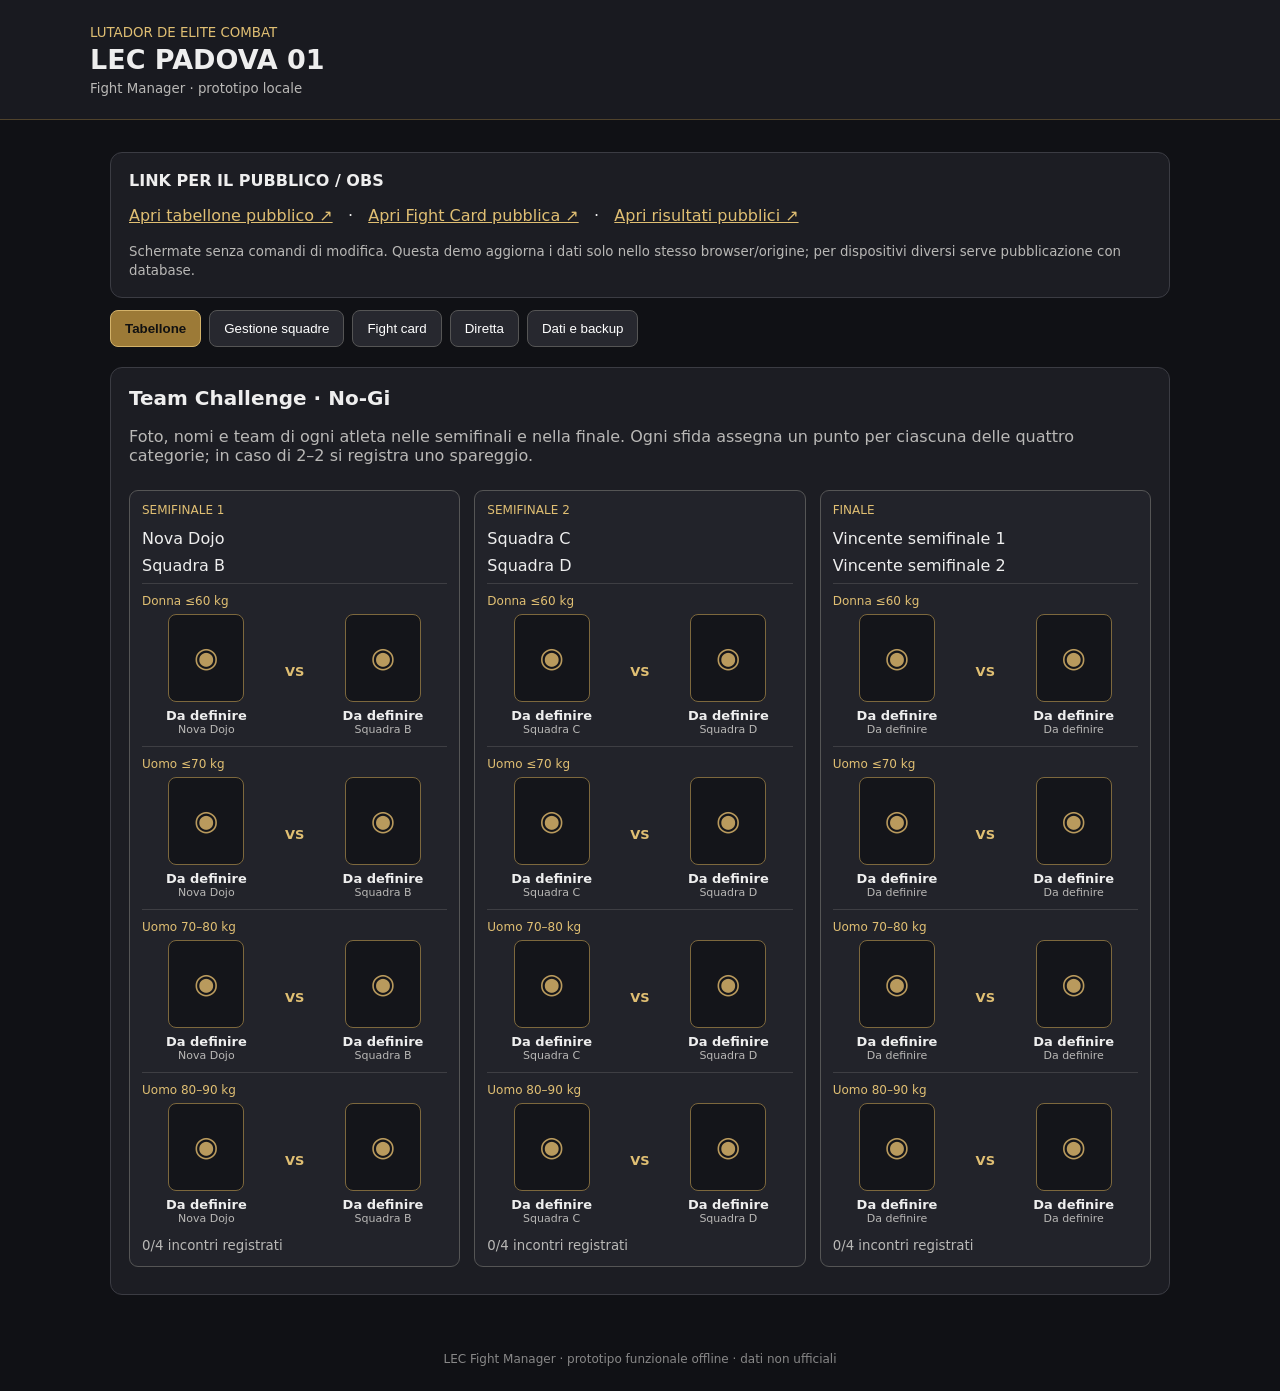
<file: index.html>
<!doctype html><html lang="it"><head><meta charset="utf-8"><meta name="viewport" content="width=device-width,initial-scale=1"><title>LEC PADOVA 01 · Fight Manager</title><meta http-equiv="refresh" content="0;url=./lec/"><script>location.replace('./lec/'+location.search+location.hash)</script></head><body><p>LEC PADOVA 01 · <a href="./lec/">Apri Fight Manager</a></p></body></html>
</file>
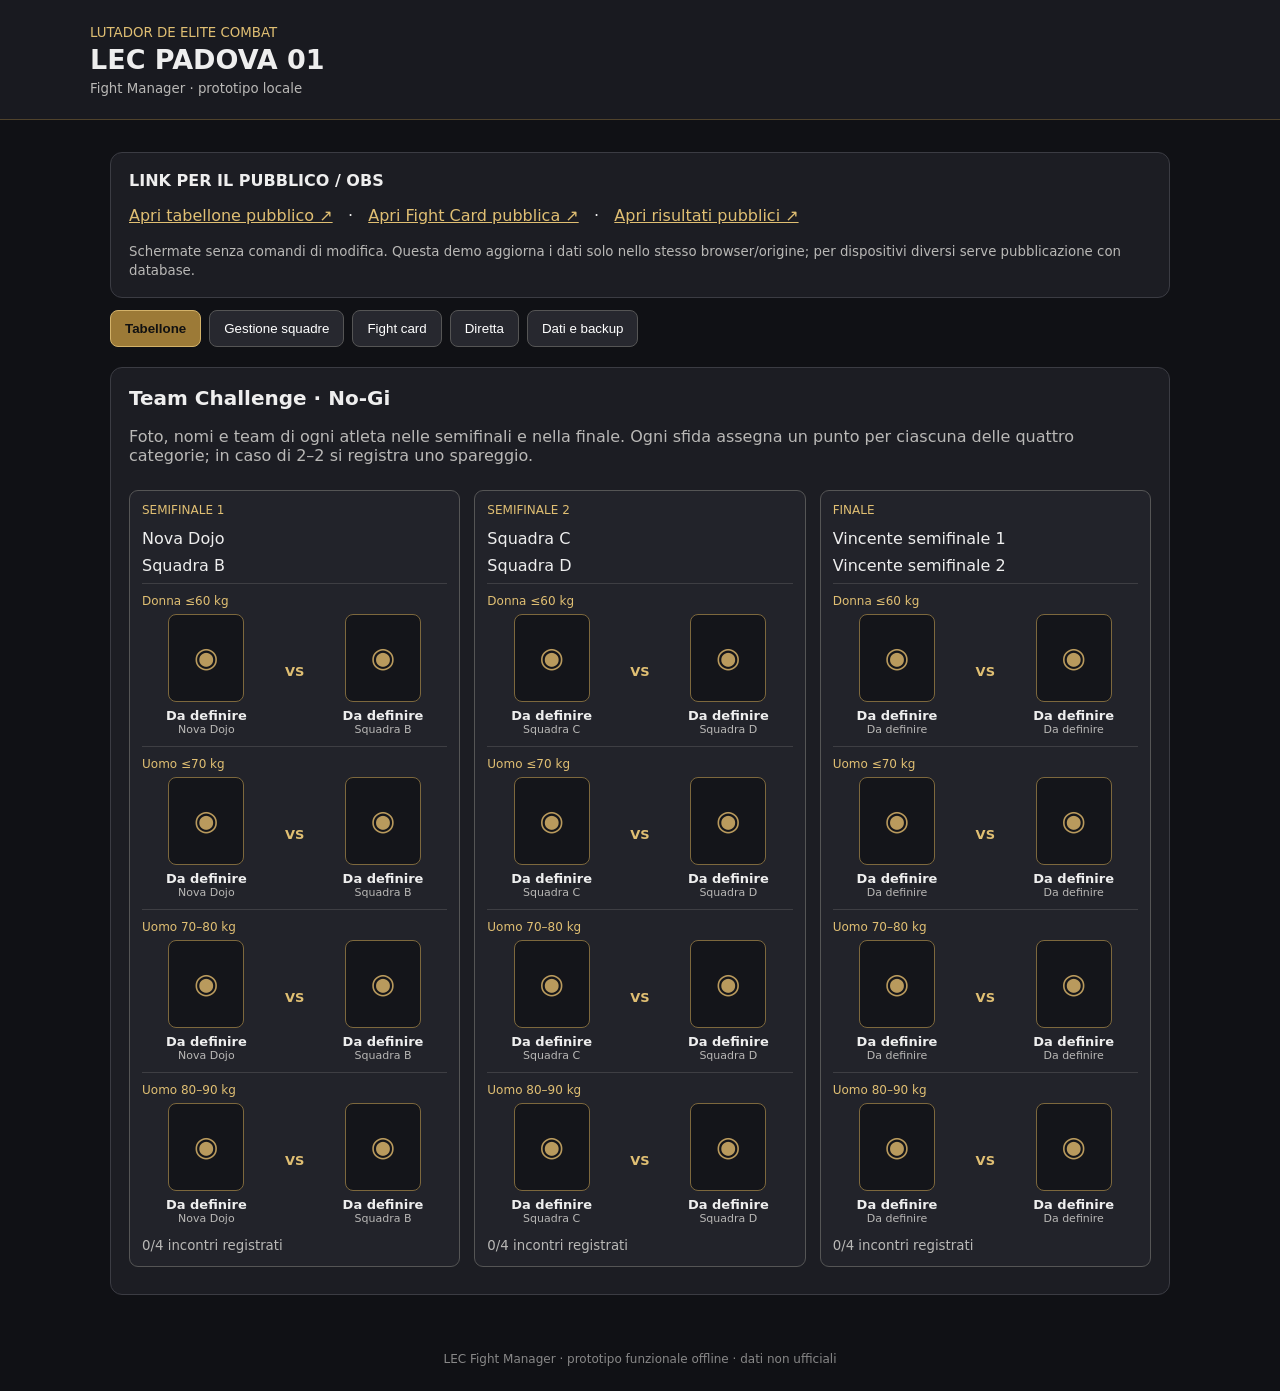
<file: lec/index.html>
<!doctype html><html lang="it"><head><meta charset="utf-8"><meta name="viewport" content="width=device-width,initial-scale=1"><title>LEC Fight Manager · Demo</title><style>:root{font-family:system-ui,-apple-system,sans-serif;color:#eee;background:#101115}*{box-sizing:border-box}body{margin:0}header{padding:22px max(18px,calc((100vw - 1100px)/2));background:#191a20;border-bottom:1px solid #50432c}h1{margin:3px 0;font-size:27px}small,.muted{color:#b9b8b6}.gold{color:#e0bf73}main{max-width:1100px;margin:auto;padding:20px}nav{display:flex;gap:8px;flex-wrap:wrap;margin:0 0 20px}button{background:#27282f;border:1px solid #555;color:#fff;border-radius:8px;padding:10px 14px;cursor:pointer}button.active,button.primary{background:#9c7a37;color:#111;border-color:#d3b269;font-weight:700}.panel{background:#1c1d23;border:1px solid #3b3c43;border-radius:12px;padding:18px;margin:12px 0}h2{margin-top:0;font-size:20px}h3{margin:10px 0}input,select{background:#111217;color:#fff;border:1px solid #555;border-radius:7px;padding:9px;width:100%;min-width:0}label{display:block;color:#c4c4c4;font-size:13px;margin:10px 0 5px}.grid{display:grid;grid-template-columns:repeat(auto-fit,minmax(230px,1fr));gap:14px}.fight{border:1px solid #555;border-radius:9px;padding:12px;margin:9px 0;background:#22232a}.fighter{display:flex;justify-content:space-between;gap:8px;margin:8px 0}.fighter b{color:#e4c17c}.row{display:flex;align-items:center;gap:10px;flex-wrap:wrap}.row>*{flex:1}.score{max-width:75px}.tag{font-size:12px;color:#e0bf73}.hide{display:none}.wide{width:100%}iframe{width:100%;aspect-ratio:16/9;border:0;border-radius:10px;background:#080808}footer{padding:25px;text-align:center;color:#888;font-size:12px}.notice{border-left:3px solid #d4ae61;padding:10px;background:#29251c}.status{color:#a5d3a5}.bout{padding:10px 0;border-top:1px solid #3e3e43}.versus{display:grid;grid-template-columns:minmax(0,1fr) 34px minmax(0,1fr);align-items:center;gap:7px}.athlete-card{text-align:center;min-width:0}.athlete-card img,.placeholder{width:76px;height:88px;object-fit:cover;border-radius:8px;border:1px solid #7d683d;background:#14151a;display:block;margin:6px auto}.placeholder{display:flex;align-items:center;justify-content:center;color:#b99a5d;font-size:28px}.athlete-card strong{display:block;font-size:13px;overflow-wrap:anywhere}.athlete-card small{display:block;font-size:11px}.vs{font-size:13px;color:#e0bf73;font-weight:800;text-align:center}.upload-note{font-size:11px;color:#aaa}.photo-preview{height:64px;width:56px;object-fit:cover;border-radius:5px;border:1px solid #777;margin-top:6px}.match-title{margin-bottom:12px}.ufc-card{background:linear-gradient(145deg,#16171b,#08090c);border:1px solid #80632d;border-radius:14px;overflow:hidden;margin:18px 0;box-shadow:0 12px 35px #0008}.ufc-heading{background:linear-gradient(90deg,#a27b35,#d9b96c,#7c5a24);color:#15120b;text-align:center;font-weight:900;letter-spacing:2px;padding:10px;font-size:12px}.ufc-body{display:grid;grid-template-columns:minmax(0,1fr) 70px minmax(0,1fr);align-items:end;min-height:240px;padding:12px 8px 0;gap:3px}.ufc-person{text-align:center;min-width:0}.ufc-person img,.ufc-silhouette{width:100%;max-width:185px;height:175px;object-fit:cover;object-position:top center;margin:auto;display:block;mask-image:linear-gradient(#000 75%,transparent 100%);-webkit-mask-image:linear-gradient(#000 75%,transparent 100%)}.ufc-silhouette{display:flex;justify-content:center;align-items:center;font-size:60px;color:#777;background:linear-gradient(#333,#111)}.ufc-name{font-size:clamp(15px,2.6vw,23px);font-weight:950;text-transform:uppercase;overflow-wrap:anywhere;line-height:1.1;min-height:50px}.ufc-team{font-size:12px;color:#d2b36e;margin:6px 0 12px;overflow-wrap:anywhere}.ufc-vs{text-align:center;align-self:center;font-weight:1000;color:#e0bb66;font-size:28px;font-style:italic}.ufc-footer{text-align:center;padding:9px;background:#22232a;font-size:12px;color:#d5d5d5}.ufc-file{font-size:12px}.ufc-preview{width:55px;height:60px;object-fit:cover;border-radius:6px;margin-top:7px}@media(max-width:520px){.ufc-body{grid-template-columns:minmax(0,1fr) 43px minmax(0,1fr);min-height:190px}.ufc-person img,.ufc-silhouette{height:125px}.ufc-vs{font-size:21px}.ufc-name{min-height:38px}} </style></head><body><header><small class="gold">LUTADOR DE ELITE COMBAT</small><h1>LEC PADOVA 01</h1><small>Fight Manager · prototipo locale</small></header><main><div class="panel"><strong>LINK PER IL PUBBLICO / OBS</strong><p><a href="lec_tabellone_pubblico.html" target="_blank" style="color:#e0bf73">Apri tabellone pubblico ↗</a> &nbsp; · &nbsp; <a href="lec_fightcard_pubblica.html" target="_blank" style="color:#e0bf73">Apri Fight Card pubblica ↗</a> &nbsp; · &nbsp; <a href="lec_risultati_pubblici.html" target="_blank" style="color:#e0bf73">Apri risultati pubblici ↗</a></p><small>Schermate senza comandi di modifica. Questa demo aggiorna i dati solo nello stesso browser/origine; per dispositivi diversi serve pubblicazione con database.</small></div><nav><button class="active" data-tab="tabellone">Tabellone</button><button data-tab="gestione">Gestione squadre</button><button data-tab="fightcard">Fight card</button><button data-tab="diretta">Diretta</button><button data-tab="dati">Dati e backup</button></nav><section id="tabellone"><div class="panel"><h2>Team Challenge · No-Gi</h2><p class="muted">Foto, nomi e team di ogni atleta nelle semifinali e nella finale. Ogni sfida assegna un punto per ciascuna delle quattro categorie; in caso di 2–2 si registra uno spareggio.</p><div id="bracket" class="grid"></div></div></section><section id="gestione" class="hide"><div class="panel"><h2>Squadre, atleti e fotografie</h2><p class="muted">Carica una foto per ogni atleta: sarà ridimensionata e mostrata nel tabellone. Le immagini restano salvate solo in questo browser.</p><div id="teamInputs" class="grid"></div><button class="primary" onclick="saveTeams()">Salva squadre e atleti</button><p id="saved" class="status"></p></div><div class="panel"><h2>Risultati delle semifinali e finale</h2><p class="muted">Inserisci 1 per una vittoria, 0 per una sconfitta; lascia vuoto se l'incontro non si è svolto. Lo spareggio decide solo in caso di 2–2.</p><div id="resultInputs"></div><button class="primary" onclick="saveResults()">Salva risultati</button></div></section><section id="fightcard" class="hide"><div class="panel"><h2>Superfight e MMA Pro</h2><div id="extraInputs"></div><button class="primary" onclick="saveExtras()">Salva fight card</button></div><div class="panel"><h2>Programma pubblico</h2><div id="publicCard"></div></div></section><section id="diretta" class="hide"><div class="panel"><h2>Collegamento streaming</h2><p class="muted">Inserisci un link YouTube Live o un ID video. Il player si attiverà quando la diretta sarà disponibile.</p><label>URL YouTube / ID video</label><input id="streamUrl" placeholder="https://www.youtube.com/watch?v=..."><div class="row" style="margin-top:12px"><button class="primary" onclick="saveStream()">Collega diretta</button><button onclick="clearStream()">Rimuovi</button></div><div id="streamPlayer" style="margin-top:18px"></div></div></section><section id="dati" class="hide"><div class="panel"><h2>Salvataggio e backup</h2><p class="notice">Questa demo salva i dati soltanto nel browser di questo dispositivo. Non sincronizza altri telefoni, non pubblica aggiornamenti online e non è ancora un sito distribuito. Per l'evento reale serviranno database, login e hosting.</p><div class="row"><button onclick="exportData()">Esporta backup JSON</button><label style="margin:0">Importa backup JSON<input type="file" id="importFile" accept="application/json" onchange="importData(event)"></label></div><button style="margin-top:12px" onclick="resetDemo()">Ripristina dati dimostrativi</button></div></section></main><footer>LEC Fight Manager · prototipo funzionale offline · dati non ufficiali</footer><script>
const cats=['Donna ≤60 kg','Uomo ≤70 kg','Uomo 70–80 kg','Uomo 80–90 kg'];const extraNames=['Superfight · Donna','Superfight · Master uomo','Superfight · Adult uomo','MMA Pro · Co-Main','MMA Pro · Main Event'];const defaults=()=>({teams:['Nova Dojo','Squadra B','Squadra C','Squadra D'].map(name=>({name,athletes:['Da definire','Da definire','Da definire','Da definire'],photos:['','','','']})),matches:[{scores:['','','',''],tie:''},{scores:['','','',''],tie:''},{scores:['','','',''],tie:''}],extras:extraNames.map(title=>({title,a:'Da definire',b:'Da definire',result:'',teamA:'',teamB:'',photoA:'',photoB:''})),stream:''});let state;try{state=JSON.parse(localStorage.getItem('lecDemo'))||defaults()}catch(e){state=defaults()}function persist(){localStorage.setItem('lecDemo',JSON.stringify(state))}function esc(s){return String(s??'').replace(/[&<>"']/g,c=>({'&':'&amp;','<':'&lt;','>':'&gt;','"':'&quot;',"'":'&#39;'}[c]))}function result(m){let s=m.scores;if(s.some(v=>v===''||!['0','1'].includes(String(v))))return null;let n=s.reduce((a,v)=>a+Number(v),0);if(n>2)return 0;if(n<2)return 1;return m.tie==='0'?0:m.tie==='1'?1:null}function finalists(){let a=result(state.matches[0]),b=result(state.matches[1]);return [a===null?null:state.teams[a],b===null?null:state.teams[2+b]]}function names(i){if(i<2)return[state.teams[i*2],state.teams[i*2+1]];return finalists()}function athleteBox(t,j){let name=t?.athletes?.[j]||'Da definire',photo=t?.photos?.[j]||'',team=t?.name||'Da definire';return `<div class="athlete-card">${photo?`<img src="${esc(photo)}" alt="Foto di ${esc(name)}">`:'<div class="placeholder">◉</div>'}<strong>${esc(name)}</strong><small>${esc(team)}</small></div>`}
function renderBracket(){let html='';for(let i=0;i<3;i++){let m=state.matches[i],pair=names(i),win=result(m);html+=`<div class="fight"><div class="tag match-title">${i===2?'FINALE':'SEMIFINALE '+(i+1)}</div>`;pair.forEach((t,j)=>{html+=`<div class="fighter"><span>${esc(t?.name||'Vincente semifinale '+(j+1))}</span>${win===j?'<b>VINCENTE</b>':''}</div>`});cats.forEach((cat,j)=>{html+=`<div class="bout"><div class="tag">${esc(cat)}</div><div class="versus">${athleteBox(pair[0],j)}<div class="vs">VS</div>${athleteBox(pair[1],j)}</div>${m.scores[j]!==''?`<small>Vincitore: ${esc(pair[m.scores[j]==='1'?0:1]?.athletes?.[j]||'Da definire')}</small>`:''}</div>`});let played=m.scores.filter(v=>v!=='').length;html+=`<small>${played}/4 incontri registrati${played===4?' · '+m.scores.reduce((a,v)=>a+Number(v),0)+'–'+(4-m.scores.reduce((a,v)=>a+Number(v),0)):''}</small></div>`}document.getElementById('bracket').innerHTML=html}
function renderTeamInputs(){document.getElementById('teamInputs').innerHTML=state.teams.map((t,i)=>`<div class="fight"><h3>Squadra ${i+1}</h3><label>Nome squadra</label><input id="t${i}" value="${esc(t.name)}">${cats.map((cat,j)=>`<label>${cat}</label><input id="a${i}_${j}" value="${esc(t.athletes[j])}"><label>Fotografia atleta (JPG / PNG / WebP)</label><input type="file" accept="image/jpeg,image/png,image/webp" onchange="setPhoto(${i},${j},this)">${t.photos?.[j]?`<div class="row"><img class="photo-preview" src="${esc(t.photos[j])}" alt="Foto atleta"><button type="button" onclick="removePhoto(${i},${j})">Rimuovi foto</button></div>`:'<small class="upload-note">Nessuna foto caricata</small>'}`).join('')}</div>`).join('')}
function setPhoto(i,j,input){let f=input.files?.[0];if(!f)return;if(f.size>12*1024*1024){alert('La foto supera 12 MB. Scegli una foto più piccola.');return}let reader=new FileReader();reader.onload=()=>{let img=new Image();img.onload=()=>{let canvas=document.createElement('canvas'),max=360,scale=Math.min(1,max/Math.max(img.width,img.height));canvas.width=Math.max(1,Math.round(img.width*scale));canvas.height=Math.max(1,Math.round(img.height*scale));canvas.getContext('2d').drawImage(img,0,0,canvas.width,canvas.height);state.teams[i].photos??=['','','',''];state.teams[i].photos[j]=canvas.toDataURL('image/jpeg',.72);try{persist();renderAll()}catch(e){state.teams[i].photos[j]='';alert('Memoria del browser piena: esporta un backup e usa foto più piccole.')}};img.onerror=()=>alert('Impossibile leggere questa foto');img.src=reader.result};reader.readAsDataURL(f)}
function removePhoto(i,j){state.teams[i].photos??=['','','',''];state.teams[i].photos[j]='';persist();renderAll()}
function renderResultInputs(){document.getElementById('resultInputs').innerHTML=state.matches.map((m,i)=>{let p=names(i);return`<div class="fight"><h3>${i===2?'Finale':'Semifinale '+(i+1)}</h3><small>${esc(p[0]?.name||'Vincente SF1')} contro ${esc(p[1]?.name||'Vincente SF2')}</small>${cats.map((cat,j)=>`<label>${cat}</label><select id="r${i}_${j}"><option value="" ${m.scores[j]===''?'selected':''}>Da disputare</option><option value="1" ${m.scores[j]==='1'?'selected':''}>Vince ${esc(p[0]?.name||'Squadra 1')}</option><option value="0" ${m.scores[j]==='0'?'selected':''}>Vince ${esc(p[1]?.name||'Squadra 2')}</option></select>`).join('')}<label>Spareggio (solo se 2–2)</label><select id="tie${i}"><option value="">Non disputato</option><option value="0" ${m.tie==='0'?'selected':''}>Vince ${esc(p[0]?.name||'Squadra 1')}</option><option value="1" ${m.tie==='1'?'selected':''}>Vince ${esc(p[1]?.name||'Squadra 2')}</option></select></div>`}).join('')}function saveTeams(){state.teams.forEach((t,i)=>{t.name=document.getElementById('t'+i).value.trim()||'Squadra '+(i+1);t.athletes=t.athletes.map((_,j)=>document.getElementById(`a${i}_${j}`).value.trim()||'Da definire')});persist();renderAll();document.getElementById('saved').textContent='Dati salvati in questo browser.'}function saveResults(){state.matches.forEach((m,i)=>{m.scores=m.scores.map((_,j)=>document.getElementById(`r${i}_${j}`).value);m.tie=document.getElementById('tie'+i).value});persist();renderAll()}function extraPortrait(e,side){let n=e[side==='A'?'a':'b']||'Da definire',team=e['team'+side]||'Team da definire',photo=e['photo'+side]||'';return `<div class="ufc-person">${photo?`<img src="${esc(photo)}" alt="Foto ${esc(n)}">`:'<div class="ufc-silhouette">◉</div>'}<div class="ufc-name">${esc(n)}</div><div class="ufc-team">${esc(team)}</div></div>`}
function renderExtras(){document.getElementById('extraInputs').innerHTML=state.extras.map((e,i)=>`<div class="fight"><h3>${esc(e.title)}</h3><div class="grid"><div><label>Atleta A</label><input id="exA${i}" value="${esc(e.a)}"><label>Team A</label><input id="exTA${i}" value="${esc(e.teamA||'')}"><label>Foto atleta A</label><input class="ufc-file" type="file" accept="image/jpeg,image/png,image/webp" onchange="setExtraPhoto(${i},'A',this)">${e.photoA?`<img class="ufc-preview" src="${esc(e.photoA)}"><button onclick="removeExtraPhoto(${i},'A')">Rimuovi foto</button>`:''}</div><div><label>Atleta B</label><input id="exB${i}" value="${esc(e.b)}"><label>Team B</label><input id="exTB${i}" value="${esc(e.teamB||'')}"><label>Foto atleta B</label><input class="ufc-file" type="file" accept="image/jpeg,image/png,image/webp" onchange="setExtraPhoto(${i},'B',this)">${e.photoB?`<img class="ufc-preview" src="${esc(e.photoB)}"><button onclick="removeExtraPhoto(${i},'B')">Rimuovi foto</button>`:''}</div></div><label>Vincitore</label><select id="exW${i}"><option value="" ${!e.winner?'selected':''}>Da disputare</option><option value="A" ${e.winner==='A'?'selected':''}>Atleta A</option><option value="B" ${e.winner==='B'?'selected':''}>Atleta B</option><option value="DRAW" ${e.winner==='DRAW'?'selected':''}>Pareggio / no contest</option></select><label>Metodo di vittoria</label><select id="exM${i}">${['','Submission','Decisione unanime','Decisione divisa','KO','TKO','Squalifica','Pareggio','No contest'].map(v=>`<option value="${v}" ${e.method===v?'selected':''}>${v||'Da definire'}</option>`).join('')}</select><div class="grid"><div><label>Round (MMA)</label><input id="exRound${i}" value="${esc(e.round||'')}" placeholder="Es. 2"></div><div><label>Tempo</label><input id="exTime${i}" value="${esc(e.time||'')}" placeholder="Es. 03:45"></div></div><label>Note / risultato aggiuntivo</label><input id="exR${i}" value="${esc(e.result)}" placeholder="Facoltativo"></div>`).join('');document.getElementById('publicCard').innerHTML=state.extras.map((e,i)=>`<article class="ufc-card"><div class="ufc-heading">${i===4?'MAIN EVENT':i===3?'CO-MAIN EVENT':esc(e.title).toUpperCase()}</div><div class="ufc-body">${extraPortrait(e,'A')}<div class="ufc-vs">VS</div>${extraPortrait(e,'B')}</div><div class="ufc-footer">${esc(e.title)} · ${esc(e.result||'DA DISPUTARE')}</div></article>`).join('')}
function saveExtras(){state.extras.forEach((e,i)=>{e.a=document.getElementById('exA'+i).value;e.b=document.getElementById('exB'+i).value;e.teamA=document.getElementById('exTA'+i).value;e.teamB=document.getElementById('exTB'+i).value;e.result=document.getElementById('exR'+i).value;e.winner=document.getElementById('exW'+i).value;e.method=document.getElementById('exM'+i).value;e.round=document.getElementById('exRound'+i).value;e.time=document.getElementById('exTime'+i).value});persist();renderAll()}
function setExtraPhoto(i,side,input){const f=input.files?.[0];if(!f)return;if(f.size>12*1024*1024){alert('Foto troppo grande (max 12 MB)');return}const reader=new FileReader();reader.onload=()=>{const img=new Image();img.onload=()=>{const c=document.createElement('canvas'),scale=Math.min(1,420/Math.max(img.width,img.height));c.width=Math.round(img.width*scale);c.height=Math.round(img.height*scale);c.getContext('2d').drawImage(img,0,0,c.width,c.height);state.extras[i]['photo'+side]=c.toDataURL('image/jpeg',.7);try{persist();renderAll()}catch(err){state.extras[i]['photo'+side]='';alert('Spazio di salvataggio insufficiente')}};img.src=reader.result};reader.readAsDataURL(f)}
function removeExtraPhoto(i,side){state.extras[i]['photo'+side]='';persist();renderAll()}
function videoId(url){let s=url.trim();if(/^[\w-]{11}$/.test(s))return s;try{let u=new URL(s);if(u.hostname==='youtu.be'||u.hostname==='www.youtu.be')return u.pathname.slice(1).split('/')[0];if(['youtube.com','www.youtube.com','m.youtube.com'].includes(u.hostname)){return u.searchParams.get('v')||u.pathname.match(/\/(?:live|embed)\/([\w-]{11})/)?.[1]}}catch(e){}return null}function renderStream(){document.getElementById('streamUrl').value=state.stream;let id=videoId(state.stream);document.getElementById('streamPlayer').innerHTML=id?`<iframe title="Diretta LEC" allow="autoplay;encrypted-media;picture-in-picture" allowfullscreen src="https://www.youtube-nocookie.com/embed/${id}"></iframe>`:'<p class="muted">Nessuna diretta collegata.</p>'}function saveStream(){let url=document.getElementById('streamUrl').value;if(url&&!videoId(url)){alert('Inserisci un URL YouTube valido oppure un ID video di 11 caratteri.');return}state.stream=url;persist();renderStream()}function clearStream(){state.stream='';persist();renderStream()}function renderAll(){state.teams.forEach(t=>{if(!Array.isArray(t.photos))t.photos=['','','','']});renderBracket();renderTeamInputs();renderResultInputs();renderExtras();renderStream()}function exportData(){let a=document.createElement('a');a.href=URL.createObjectURL(new Blob([JSON.stringify(state,null,2)],{type:'application/json'}));a.download='lec-padova-01-backup.json';a.click();setTimeout(()=>URL.revokeObjectURL(a.href),1000)}async function importData(e){let f=e.target.files[0];if(!f)return;try{let d=JSON.parse(await f.text());if(!Array.isArray(d.teams)||d.teams.length!==4||!Array.isArray(d.matches)||d.matches.length!==3||!Array.isArray(d.extras)||d.extras.length!==5)throw Error('Struttura dati non valida');state=d;persist();renderAll();alert('Backup importato')}catch(err){alert('Errore: '+err.message)}}function resetDemo(){if(confirm('Ripristinare tutti i dati dimostrativi?')){state=defaults();persist();renderAll()}}document.querySelectorAll('nav button').forEach(b=>b.addEventListener('click',()=>{document.querySelectorAll('nav button').forEach(x=>x.classList.toggle('active',x===b));['tabellone','gestione','fightcard','diretta','dati'].forEach(id=>document.getElementById(id).classList.toggle('hide',id!==b.dataset.tab))}));renderAll();</script></body></html>
</file>
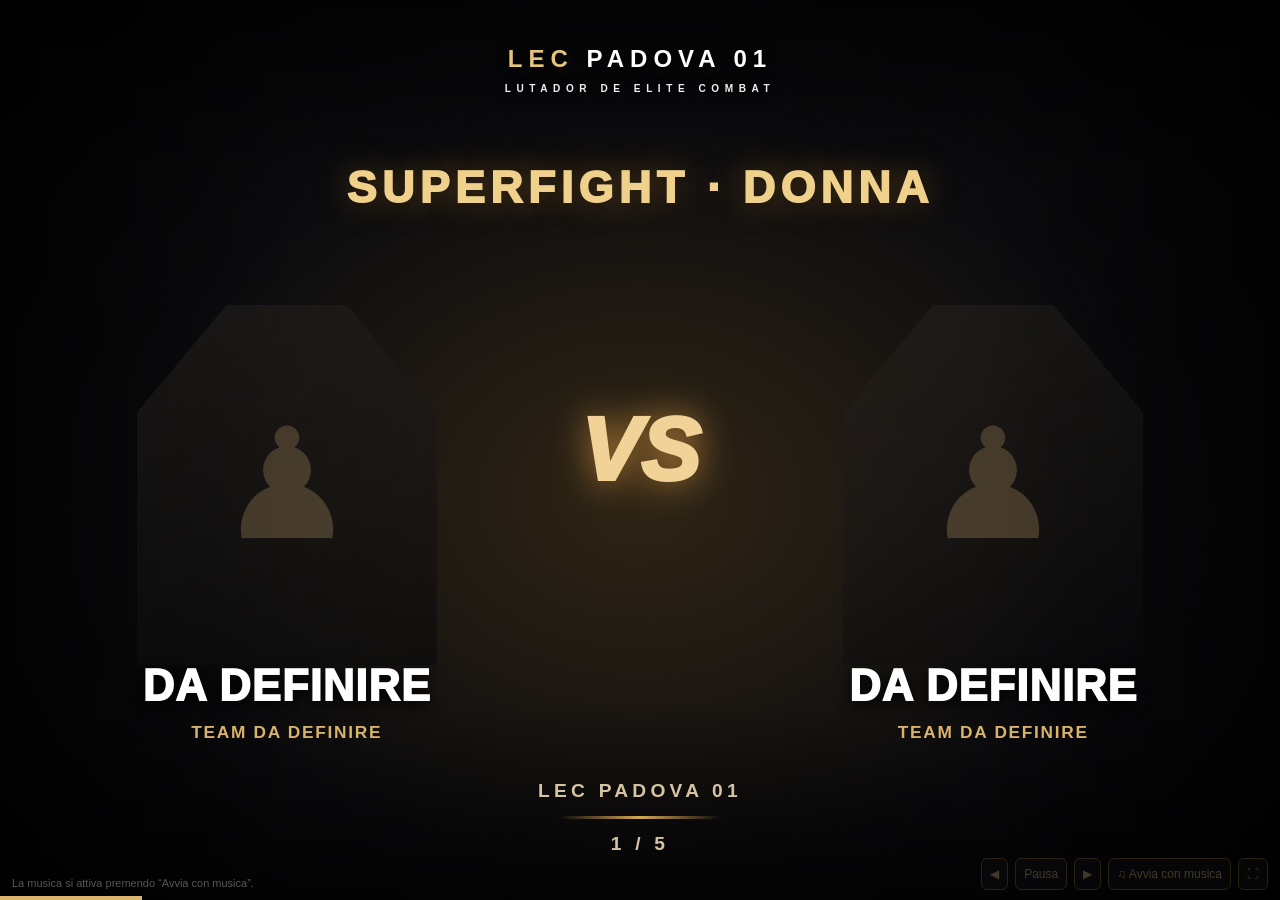
<file: lec/lec_fightcard_pubblica.html>
<!doctype html><html lang="it"><head><meta charset="utf-8"><meta name="viewport" content="width=device-width,initial-scale=1"><title>LEC PADOVA 01 · Fight Card LIVE</title><style>
*{box-sizing:border-box}html,body{margin:0;height:100%;overflow:hidden;background:#050507;color:#fff;font-family:Arial,Helvetica,sans-serif}body{background:radial-gradient(ellipse at 50% 55%,#302516 0%,#0b0b0e 55%,#020203 100%)}.stage{height:100dvh;position:relative;overflow:hidden;display:flex;flex-direction:column;align-items:center;justify-content:center}.stage:before{content:'';position:absolute;inset:-60%;background:repeating-conic-gradient(from 0deg,#d2a84b0 0deg 12deg,#c4a05a12 13deg 14deg);animation:spin 65s linear infinite;pointer-events:none}.stage:after{content:'';position:absolute;inset:0;background:linear-gradient(90deg,#0009,transparent 24%,transparent 76%,#0009),linear-gradient(0deg,#000a,transparent 22%,transparent 80%,#0008);pointer-events:none}@keyframes spin{to{transform:rotate(360deg)}}.top{position:absolute;top:5%;z-index:3;text-align:center;width:100%;letter-spacing:.25em;font-size:clamp(13px,2vw,24px);font-weight:900;color:#e5c47c;text-shadow:0 2px 12px #000}.top small{display:block;font-size:.42em;letter-spacing:.55em;margin-top:10px;color:#eee}.title{position:absolute;top:18%;z-index:3;text-align:center;font-size:clamp(18px,3.5vw,47px);font-weight:950;letter-spacing:.12em;text-transform:uppercase;color:#f0d18c;text-shadow:0 0 32px #aa752777}.match{width:min(96vw,1500px);height:65%;display:grid;grid-template-columns:1fr minmax(75px,15%) 1fr;align-items:end;position:relative;z-index:2}.person{text-align:center;display:flex;flex-direction:column;align-items:center;justify-content:flex-end;height:100%;min-width:0;animation:enterLeft .85s cubic-bezier(.2,.8,.2,1) both}.person.right{animation-name:enterRight}.portrait{height:70%;width:100%;display:flex;align-items:end;justify-content:center;position:relative}.portrait img{max-width:100%;width:auto;height:100%;object-fit:contain;object-position:center bottom;filter:drop-shadow(0 0 24px #b28b4255);mask-image:linear-gradient(#000 78%,transparent 100%);-webkit-mask-image:linear-gradient(#000 78%,transparent 100%)}.missing{height:88%;width:65%;max-width:300px;display:grid;place-items:center;font-size:clamp(70px,12vw,190px);color:#705e42;opacity:.55;background:linear-gradient(160deg,#292521,#09090b);clip-path:polygon(30% 0,70% 0,100% 30%,100% 100%,0 100%,0 30%)}.name{font-size:clamp(22px,3.4vw,60px);font-weight:1000;text-transform:uppercase;line-height:1;letter-spacing:.025em;overflow-wrap:anywhere;max-width:100%;text-shadow:0 4px 15px #000}.team{margin-top:13px;color:#d8b36b;font-weight:800;letter-spacing:.1em;text-transform:uppercase;font-size:clamp(12px,1.35vw,21px);overflow-wrap:anywhere}.vs{align-self:center;text-align:center;font-size:clamp(40px,7vw,100px);font-weight:1000;font-style:italic;color:#f1d397;text-shadow:0 0 34px #b68139;animation:vsPulse 2.5s ease-in-out infinite}.bottom{position:absolute;bottom:5%;z-index:3;text-align:center;letter-spacing:.22em;color:#d5c4a4;font-weight:800;font-size:clamp(12px,1.5vw,20px)}.line{width:160px;height:3px;background:linear-gradient(90deg,transparent,#d6a852,transparent);margin:14px auto}.controls{position:absolute;bottom:10px;right:12px;z-index:10;display:flex;gap:7px;align-items:center;opacity:.25;transition:opacity .2s}.controls:hover,.controls:focus-within{opacity:1}button,select{border:1px solid #a17a3b;background:#151518;color:#f4d8a0;padding:8px;border-radius:6px;cursor:pointer;font-size:12px}button:hover{background:#3b2e1c}.hint{position:absolute;bottom:11px;left:12px;z-index:5;font-size:11px;color:#aaa;opacity:.5}.progress{position:absolute;bottom:0;left:0;height:4px;background:#d9b66c;z-index:9;transition:width .15s linear}.stage.change .person,.stage.change .title{animation:fadeOut .35s both}@keyframes fadeOut{to{opacity:0;transform:scale(.96)}}@keyframes enterLeft{from{opacity:0;transform:translateX(-130px) scale(.92)}to{opacity:1;transform:none}}@keyframes enterRight{from{opacity:0;transform:translateX(130px) scale(.92)}to{opacity:1;transform:none}}@keyframes vsPulse{50%{filter:brightness(1.6);transform:scale(1.07)}}@media(max-width:650px){.match{height:58%;grid-template-columns:1fr 50px 1fr}.portrait{height:60%}.name{font-size:clamp(16px,4.3vw,28px)}.team{font-size:11px}.title{top:22%}.top{top:8%}.controls{opacity:.65;bottom:22px}.hint{display:none}}
</style></head><body><div class="stage" id="stage"><div class="top">LEC <span style="color:white">PADOVA 01</span><small>LUTADOR DE ELITE COMBAT</small></div><div class="title" id="boutTitle"></div><div class="match" id="match"></div><div class="bottom" id="footer"></div><div class="progress" id="progress"></div><div class="hint">La musica si attiva premendo “Avvia con musica”.</div><div class="controls"><button id="prev" title="Precedente">◀</button><button id="play" title="Avvia/Pausa">Pausa</button><button id="next" title="Successivo">▶</button><button id="sound" title="Musica">♫ Avvia con musica</button><button id="full" title="Schermo intero">⛶</button></div></div><script>
const extraNames=['SUPERFIGHT · DONNA','SUPERFIGHT · MASTER UOMO','SUPERFIGHT · ADULT UOMO','MMA PRO · CO-MAIN EVENT','MMA PRO · MAIN EVENT'];const defaultExtras=()=>extraNames.map(title=>({title,a:'Da definire',b:'Da definire',teamA:'',teamB:'',photoA:'',photoB:'',result:''}));const esc=s=>String(s??'').replace(/[&<>"']/g,c=>({'&':'&amp;','<':'&lt;','>':'&gt;','"':'&quot;',"'":'&#39;'}[c]));let extras=defaultExtras();function load(){try{let s=JSON.parse(localStorage.getItem('lecDemo'));if(Array.isArray(s?.extras)&&s.extras.length)extras=s.extras}catch(e){}}load();let idx=0,playing=true,duration=10000,started=performance.now(),audioCtx=null,osc=[],musicOn=false;const stage=document.getElementById('stage');function person(e,side){let a=side==='A',name=e[a?'a':'b']||'Da definire',team=e[a?'teamA':'teamB']||'TEAM DA DEFINIRE',photo=e[a?'photoA':'photoB']||'';return `<div class="person ${a?'left':'right'}"><div class="portrait">${photo?`<img src="${esc(photo)}" alt="${esc(name)}">`:'<div class="missing">♟</div>'}</div><div class="name">${esc(name)}</div><div class="team">${esc(team)}</div></div>`}function draw(){let e=extras[idx]||defaultExtras()[0];document.getElementById('boutTitle').textContent=idx===4?'MAIN EVENT':idx===3?'CO-MAIN EVENT':e.title||extraNames[idx]||'SUPERFIGHT';document.getElementById('match').innerHTML=person(e,'A')+'<div class="vs">VS</div>'+person(e,'B');document.getElementById('footer').innerHTML='LEC PADOVA 01<div class="line"></div>'+(idx+1)+' / '+extras.length;document.getElementById('progress').style.width='0%';started=performance.now()}function move(delta){stage.classList.add('change');setTimeout(()=>{idx=(idx+delta+extras.length)%extras.length;draw();stage.classList.remove('change')},350)}document.getElementById('next').onclick=()=>move(1);document.getElementById('prev').onclick=()=>move(-1);document.getElementById('play').onclick=()=>{playing=!playing;started=performance.now();document.getElementById('play').textContent=playing?'Pausa':'Riprendi'};document.getElementById('full').onclick=()=>{if(!document.fullscreenElement)document.documentElement.requestFullscreen?.();else document.exitFullscreen?.()};function music(){if(musicOn){osc.forEach(o=>{try{o.stop()}catch(e){}});osc=[];musicOn=false;document.getElementById('sound').textContent='♫ Avvia con musica';return}try{audioCtx=audioCtx||new(window.AudioContext||window.webkitAudioContext)();audioCtx.resume();let notes=[55,82.41,110];notes.forEach((hz,i)=>{let o=audioCtx.createOscillator(),g=audioCtx.createGain();o.type=i===0?'sawtooth':'sine';o.frequency.value=hz;g.gain.value=i===0?.015:.012;o.connect(g).connect(audioCtx.destination);o.start();osc.push(o)});musicOn=true;document.getElementById('sound').textContent='♫ Disattiva musica'}catch(e){alert('Audio non disponibile in questo browser')}}document.getElementById('sound').onclick=music;function frame(t){if(playing&&!stage.classList.contains('change')){let elapsed=t-started;document.getElementById('progress').style.width=Math.min(100,elapsed/duration*100)+'%';if(elapsed>=duration)move(1)}requestAnimationFrame(frame)}draw();requestAnimationFrame(frame);window.addEventListener('storage',()=>{load();idx=Math.min(idx,extras.length-1);draw()});document.addEventListener('visibilitychange',()=>{if(!document.hidden){load();draw()}});document.addEventListener('keydown',e=>{if(e.key==='ArrowRight')move(1);if(e.key==='ArrowLeft')move(-1);if(e.key===' '){e.preventDefault();document.getElementById('play').click()}});
</script></body></html>
</file>
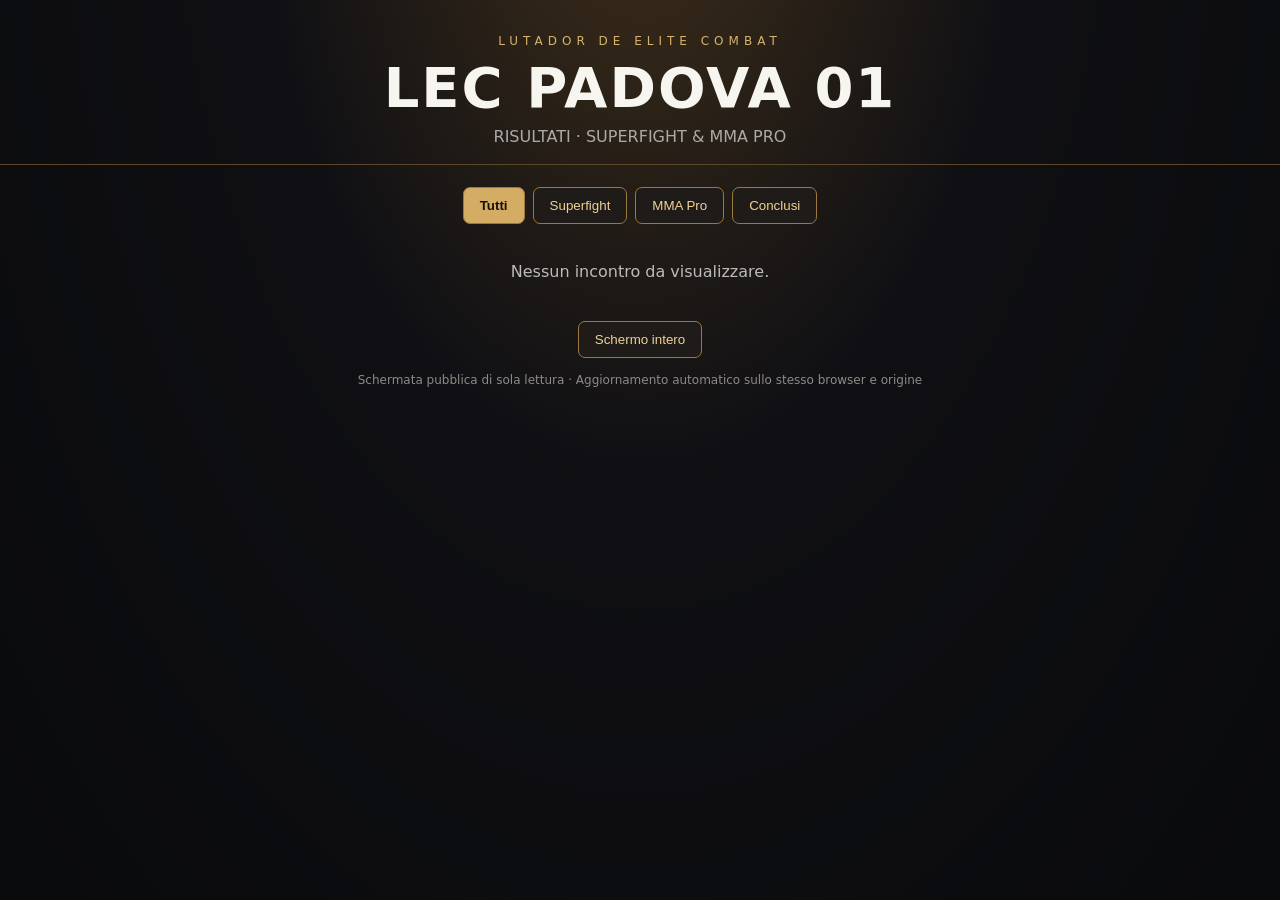
<file: lec/lec_risultati_pubblici.html>
<!doctype html><html lang="it"><head><meta charset="utf-8"><meta name="viewport" content="width=device-width,initial-scale=1"><title>LEC PADOVA 01 · Risultati ufficiali</title><style>
:root{color-scheme:dark;font-family:system-ui,-apple-system,Arial,sans-serif;background:#090a0c;color:#f7f5ef}*{box-sizing:border-box}body{margin:0;background:radial-gradient(ellipse at 50% -20%,#41301a 0%,#101014 42%,#090a0c 100%);min-height:100vh}.top{text-align:center;padding:34px 12px 18px;border-bottom:1px solid #5c4729}.kicker{letter-spacing:5px;font-size:12px;color:#d6b36e}.top h1{font-size:clamp(29px,5vw,56px);margin:7px 0;letter-spacing:2px}.top p{color:#aaa;margin:0}main{max-width:1250px;margin:auto;padding:22px 16px 80px}.filters{display:flex;justify-content:center;gap:8px;flex-wrap:wrap;margin-bottom:22px}.filters button,.actions button{border:1px solid #9c783d;background:#1e1b19;color:#f0d293;padding:10px 16px;border-radius:7px;cursor:pointer}.filters button.on{background:#d4ac63;color:#15120b;font-weight:800}.grid{display:grid;grid-template-columns:repeat(auto-fit,minmax(min(100%,430px),1fr));gap:18px}.fight{background:linear-gradient(135deg,#1e1d21,#101014);border:1px solid #6b522b;border-radius:13px;overflow:hidden}.fighthead{background:linear-gradient(90deg,#5a431e,#b88d42,#5a431e);color:#0e0c09;font-weight:900;letter-spacing:2px;text-align:center;padding:9px;font-size:12px}.people{display:grid;grid-template-columns:minmax(0,1fr) 45px minmax(0,1fr);align-items:center;padding:15px 10px 10px}.person{text-align:center;min-width:0}.photo{height:175px;width:min(100%,170px);object-fit:cover;object-position:center top;border-radius:8px;background:#2b2a2e;border:1px solid #56472e}.empty{display:flex;align-items:center;justify-content:center;margin:auto;font-size:60px;color:#665a45}.name{font-size:clamp(15px,2vw,21px);font-weight:900;text-transform:uppercase;overflow-wrap:anywhere;margin-top:9px}.team{font-size:12px;color:#c5aa77;margin-top:5px;overflow-wrap:anywhere}.vs{font-size:25px;font-weight:1000;font-style:italic;color:#e8c37b;text-align:center}.winner .name{color:#f4cc76}.winner .photo{border:2px solid #e9bd63;box-shadow:0 0 18px #e9b75244}.foot{text-align:center;padding:12px;border-top:1px solid #3a3327;background:#131315}.status{font-weight:850;color:#eac477}.detail{color:#ccc;margin-top:5px;font-size:13px}.actions{text-align:center;margin-top:24px}.small{color:#8d8b88;font-size:12px;text-align:center;margin-top:15px}@media(max-width:550px){.photo{height:125px}.people{grid-template-columns:minmax(0,1fr) 33px minmax(0,1fr)}.vs{font-size:18px}}
</style></head><body><header class="top"><div class="kicker">LUTADOR DE ELITE COMBAT</div><h1>LEC PADOVA 01</h1><p>RISULTATI · SUPERFIGHT & MMA PRO</p></header><main><div class="filters"><button class="on" data-filter="all">Tutti</button><button data-filter="sf">Superfight</button><button data-filter="mma">MMA Pro</button><button data-filter="finished">Conclusi</button></div><div class="grid" id="cards"></div><div class="actions"><button onclick="document.documentElement.requestFullscreen?.()">Schermo intero</button></div><p class="small">Schermata pubblica di sola lettura · Aggiornamento automatico sullo stesso browser e origine</p></main><script>
const titles=['SUPERFIGHT FEMMINILE','SUPERFIGHT MASTER','SUPERFIGHT ADULT','MMA PRO · CO-MAIN EVENT','MMA PRO · MAIN EVENT'];let filter='all';function esc(v){return String(v??'').replace(/[&<>"']/g,c=>({'&':'&amp;','<':'&lt;','>':'&gt;','"':'&quot;',"'":'&#39;'}[c]))}function portrait(e,side){let name=e[side==='A'?'a':'b']||'Da definire',team=e['team'+side]||'Team da definire',pic=e['photo'+side],won=e.winner===side;return `<div class="person ${won?'winner':''}">${pic?`<img class="photo" src="${esc(pic)}" alt="Foto ${esc(name)}">`:'<div class="photo empty">◉</div>'}<div class="name">${won?'★ ':''}${esc(name)}</div><div class="team">${esc(team)}</div></div>`}function render(){let data;try{data=JSON.parse(localStorage.getItem('lecDemo')||'{}')}catch{}let xs=data?.extras||[];let cards=xs.map((e,i)=>({...e,i})).filter(e=>filter==='all'||(filter==='sf'&&e.i<3)||(filter==='mma'&&e.i>=3)||(filter==='finished'&&!!e.winner));document.getElementById('cards').innerHTML=cards.length?cards.map(e=>{let name=e.winner==='A'?e.a:e.winner==='B'?e.b:e.winner==='DRAW'?'PAREGGIO / NO CONTEST':'DA DISPUTARE';let details=[e.method,e.round?'Round '+e.round:'',e.time?'Tempo '+e.time:'',e.result].filter(Boolean).join(' · ');return `<article class="fight"><div class="fighthead">${titles[e.i]}</div><div class="people">${portrait(e,'A')}<div class="vs">VS</div>${portrait(e,'B')}</div><div class="foot"><div class="status">${e.winner&&e.winner!=='DRAW'?'VINCITORE: ':''}${esc(name)}</div>${details?`<div class="detail">${esc(details)}</div>`:''}</div></article>`}).join(''):'<p style="text-align:center;color:#bbb">Nessun incontro da visualizzare.</p>'}document.querySelectorAll('[data-filter]').forEach(b=>b.onclick=()=>{filter=b.dataset.filter;document.querySelectorAll('[data-filter]').forEach(x=>x.classList.toggle('on',x===b));render()});window.addEventListener('storage',render);setInterval(render,4000);render();
</script></body></html>
</file>
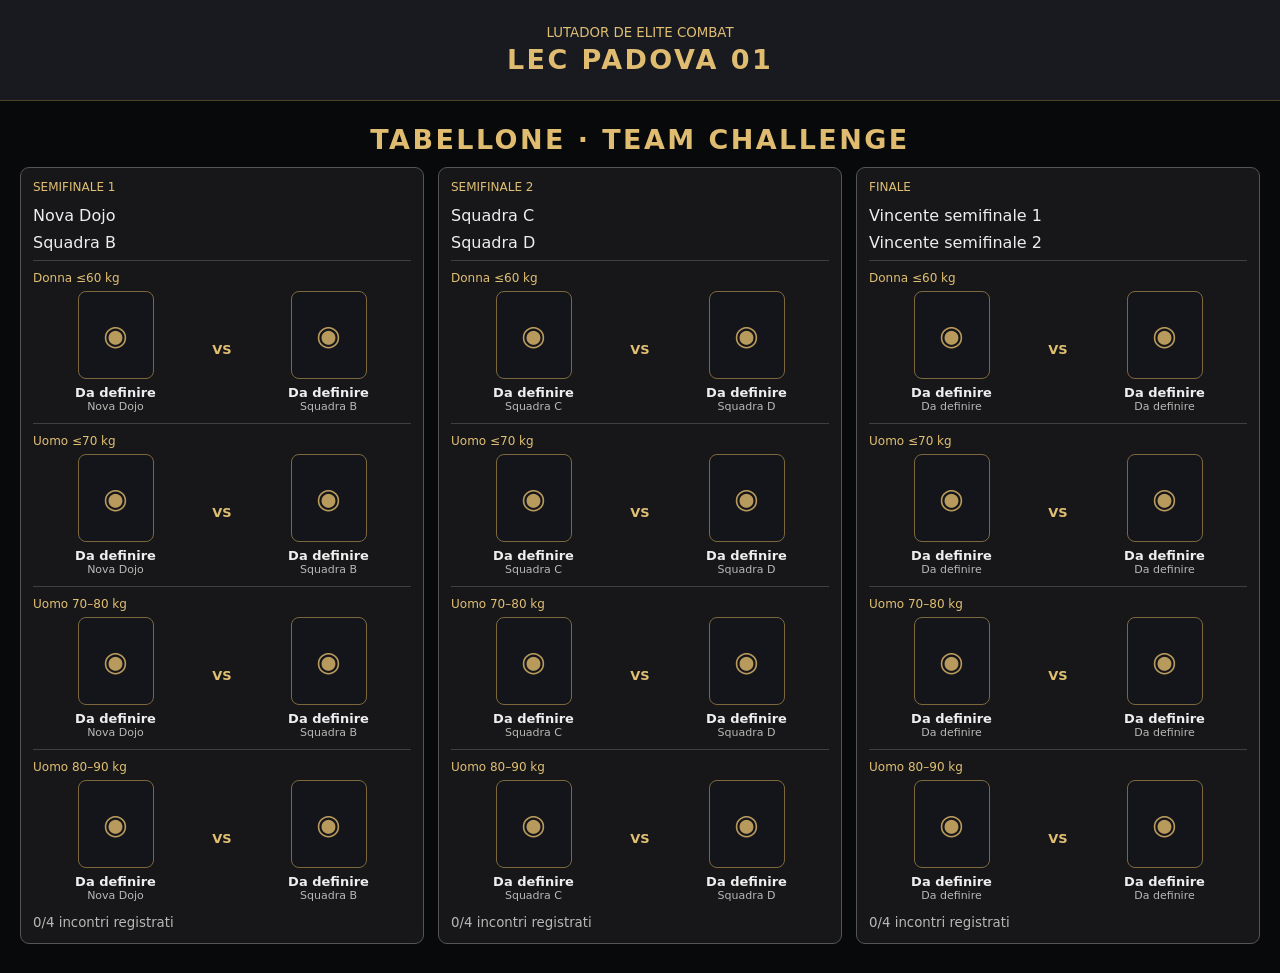
<file: lec/lec_tabellone_pubblico.html>
<!doctype html><html lang="it"><head><meta charset="utf-8"><meta name="viewport" content="width=device-width,initial-scale=1"><title>LEC PADOVA 01 · Tabellone pubblico</title><style>:root{font-family:system-ui,-apple-system,sans-serif;color:#eee;background:#101115}*{box-sizing:border-box}body{margin:0}header{padding:22px max(18px,calc((100vw - 1100px)/2));background:#191a20;border-bottom:1px solid #50432c}h1{margin:3px 0;font-size:27px}small,.muted{color:#b9b8b6}.gold{color:#e0bf73}main{max-width:1100px;margin:auto;padding:20px}nav{display:flex;gap:8px;flex-wrap:wrap;margin:0 0 20px}button{background:#27282f;border:1px solid #555;color:#fff;border-radius:8px;padding:10px 14px;cursor:pointer}button.active,button.primary{background:#9c7a37;color:#111;border-color:#d3b269;font-weight:700}.panel{background:#1c1d23;border:1px solid #3b3c43;border-radius:12px;padding:18px;margin:12px 0}h2{margin-top:0;font-size:20px}h3{margin:10px 0}input,select{background:#111217;color:#fff;border:1px solid #555;border-radius:7px;padding:9px;width:100%;min-width:0}label{display:block;color:#c4c4c4;font-size:13px;margin:10px 0 5px}.grid{display:grid;grid-template-columns:repeat(auto-fit,minmax(230px,1fr));gap:14px}.fight{border:1px solid #555;border-radius:9px;padding:12px;margin:9px 0;background:#22232a}.fighter{display:flex;justify-content:space-between;gap:8px;margin:8px 0}.fighter b{color:#e4c17c}.row{display:flex;align-items:center;gap:10px;flex-wrap:wrap}.row>*{flex:1}.score{max-width:75px}.tag{font-size:12px;color:#e0bf73}.hide{display:none}.wide{width:100%}iframe{width:100%;aspect-ratio:16/9;border:0;border-radius:10px;background:#080808}footer{padding:25px;text-align:center;color:#888;font-size:12px}.notice{border-left:3px solid #d4ae61;padding:10px;background:#29251c}.status{color:#a5d3a5}.bout{padding:10px 0;border-top:1px solid #3e3e43}.versus{display:grid;grid-template-columns:minmax(0,1fr) 34px minmax(0,1fr);align-items:center;gap:7px}.athlete-card{text-align:center;min-width:0}.athlete-card img,.placeholder{width:76px;height:88px;object-fit:cover;border-radius:8px;border:1px solid #7d683d;background:#14151a;display:block;margin:6px auto}.placeholder{display:flex;align-items:center;justify-content:center;color:#b99a5d;font-size:28px}.athlete-card strong{display:block;font-size:13px;overflow-wrap:anywhere}.athlete-card small{display:block;font-size:11px}.vs{font-size:13px;color:#e0bf73;font-weight:800;text-align:center}.upload-note{font-size:11px;color:#aaa}.photo-preview{height:64px;width:56px;object-fit:cover;border-radius:5px;border:1px solid #777;margin-top:6px}.match-title{margin-bottom:12px}.ufc-card{background:linear-gradient(145deg,#16171b,#08090c);border:1px solid #80632d;border-radius:14px;overflow:hidden;margin:18px 0;box-shadow:0 12px 35px #0008}.ufc-heading{background:linear-gradient(90deg,#a27b35,#d9b96c,#7c5a24);color:#15120b;text-align:center;font-weight:900;letter-spacing:2px;padding:10px;font-size:12px}.ufc-body{display:grid;grid-template-columns:minmax(0,1fr) 70px minmax(0,1fr);align-items:end;min-height:240px;padding:12px 8px 0;gap:3px}.ufc-person{text-align:center;min-width:0}.ufc-person img,.ufc-silhouette{width:100%;max-width:185px;height:175px;object-fit:cover;object-position:top center;margin:auto;display:block;mask-image:linear-gradient(#000 75%,transparent 100%);-webkit-mask-image:linear-gradient(#000 75%,transparent 100%)}.ufc-silhouette{display:flex;justify-content:center;align-items:center;font-size:60px;color:#777;background:linear-gradient(#333,#111)}.ufc-name{font-size:clamp(15px,2.6vw,23px);font-weight:950;text-transform:uppercase;overflow-wrap:anywhere;line-height:1.1;min-height:50px}.ufc-team{font-size:12px;color:#d2b36e;margin:6px 0 12px;overflow-wrap:anywhere}.ufc-vs{text-align:center;align-self:center;font-weight:1000;color:#e0bb66;font-size:28px;font-style:italic}.ufc-footer{text-align:center;padding:9px;background:#22232a;font-size:12px;color:#d5d5d5}.ufc-file{font-size:12px}.ufc-preview{width:55px;height:60px;object-fit:cover;border-radius:6px;margin-top:7px}@media(max-width:520px){.ufc-body{grid-template-columns:minmax(0,1fr) 43px minmax(0,1fr);min-height:190px}.ufc-person img,.ufc-silhouette{height:125px}.ufc-vs{font-size:21px}.ufc-name{min-height:38px}} body{background:#08090b}main{max-width:1400px}h1{text-align:center;color:#dfbc70;letter-spacing:.09em}.fight{background:#171719}.ufc-card{max-width:1000px;margin:24px auto}.ufc-body{min-height:340px}.ufc-person img,.ufc-silhouette{height:260px;max-width:250px}@media(max-width:600px){.ufc-body{min-height:220px}.ufc-person img,.ufc-silhouette{height:160px}}</style></head><body><header style="text-align:center"><small class="gold">LUTADOR DE ELITE COMBAT</small><h1>LEC PADOVA 01</h1></header><main><h1>TABELLONE · TEAM CHALLENGE</h1><div id="bracket" class="grid"></div></main><script>
const cats=['Donna ≤60 kg','Uomo ≤70 kg','Uomo 70–80 kg','Uomo 80–90 kg'];const extraNames=['Superfight · Donna','Superfight · Master uomo','Superfight · Adult uomo','MMA Pro · Co-Main','MMA Pro · Main Event'];const defaults=()=>({teams:['Nova Dojo','Squadra B','Squadra C','Squadra D'].map(name=>({name,athletes:['Da definire','Da definire','Da definire','Da definire'],photos:['','','','']})),matches:[{scores:['','','',''],tie:''},{scores:['','','',''],tie:''},{scores:['','','',''],tie:''}],extras:extraNames.map(title=>({title,a:'Da definire',b:'Da definire',result:'',teamA:'',teamB:'',photoA:'',photoB:''})),stream:''});let state;try{state=JSON.parse(localStorage.getItem('lecDemo'))||defaults()}catch(e){state=defaults()}function persist(){localStorage.setItem('lecDemo',JSON.stringify(state))}function esc(s){return String(s??'').replace(/[&<>"']/g,c=>({'&':'&amp;','<':'&lt;','>':'&gt;','"':'&quot;',"'":'&#39;'}[c]))}function result(m){let s=m.scores;if(s.some(v=>v===''||!['0','1'].includes(String(v))))return null;let n=s.reduce((a,v)=>a+Number(v),0);if(n>2)return 0;if(n<2)return 1;return m.tie==='0'?0:m.tie==='1'?1:null}function finalists(){let a=result(state.matches[0]),b=result(state.matches[1]);return [a===null?null:state.teams[a],b===null?null:state.teams[2+b]]}function names(i){if(i<2)return[state.teams[i*2],state.teams[i*2+1]];return finalists()}function athleteBox(t,j){let name=t?.athletes?.[j]||'Da definire',photo=t?.photos?.[j]||'',team=t?.name||'Da definire';return `<div class="athlete-card">${photo?`<img src="${esc(photo)}" alt="Foto di ${esc(name)}">`:'<div class="placeholder">◉</div>'}<strong>${esc(name)}</strong><small>${esc(team)}</small></div>`}
function renderBracket(){let html='';for(let i=0;i<3;i++){let m=state.matches[i],pair=names(i),win=result(m);html+=`<div class="fight"><div class="tag match-title">${i===2?'FINALE':'SEMIFINALE '+(i+1)}</div>`;pair.forEach((t,j)=>{html+=`<div class="fighter"><span>${esc(t?.name||'Vincente semifinale '+(j+1))}</span>${win===j?'<b>VINCENTE</b>':''}</div>`});cats.forEach((cat,j)=>{html+=`<div class="bout"><div class="tag">${esc(cat)}</div><div class="versus">${athleteBox(pair[0],j)}<div class="vs">VS</div>${athleteBox(pair[1],j)}</div>${m.scores[j]!==''?`<small>Vincitore: ${esc(pair[m.scores[j]==='1'?0:1]?.athletes?.[j]||'Da definire')}</small>`:''}</div>`});let played=m.scores.filter(v=>v!=='').length;html+=`<small>${played}/4 incontri registrati${played===4?' · '+m.scores.reduce((a,v)=>a+Number(v),0)+'–'+(4-m.scores.reduce((a,v)=>a+Number(v),0)):''}</small></div>`}document.getElementById('bracket').innerHTML=html}

function refresh(){try{state=JSON.parse(localStorage.getItem("lecDemo"))||defaults()}catch(e){state=defaults()}renderBracket()}refresh();window.addEventListener("storage",refresh);document.addEventListener("visibilitychange",()=>{if(!document.hidden)refresh()});</script></body></html>
</file>
